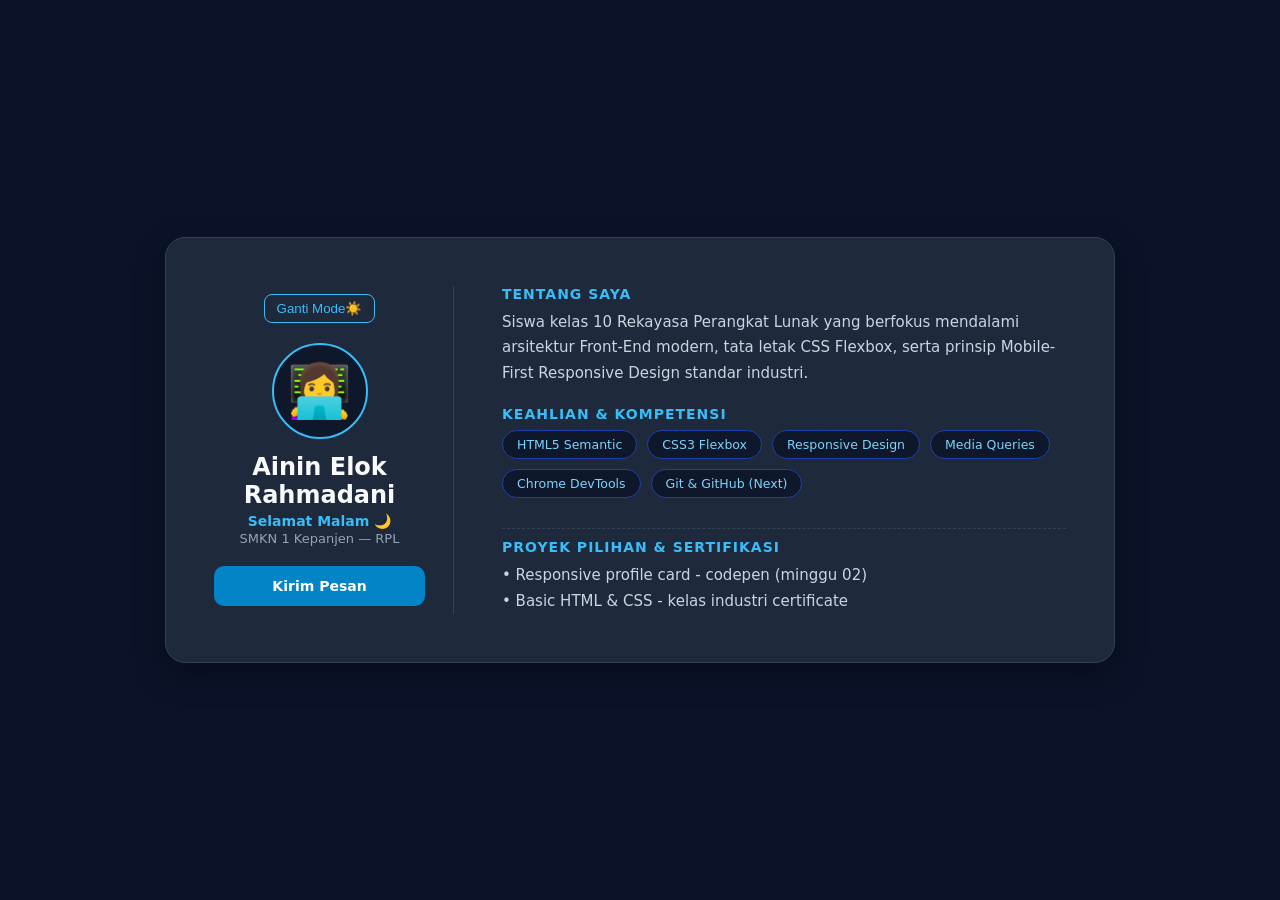
<file: index.html>
<!DOCTYPE html>
<html lang="id">

<head>
  <meta charset="UTF-8">
  <link rel="stylesheet" href="style.css">
  <meta name="viewport" content="width=device-width, initial-scale=1.0">
  <title>Ainin Elok Rahmadani</title>
</head>

<body>

  <main class="page-wrapper">
    <article class="profile-card">
      <header class="card-aside">
          <button id="btnToggleTema" class="btn-tema">Ganti Mode☀️</button>
        <div class="avatar-box" id="avatarBox">
          <span class="avatar-icon">👩‍💻</span>
        </div>

        <div>
          <h1 class="student-name">Ainin Elok Rahmadani</h1>
          <p class="student-role" id="greeting">Junior Web Developer</p>
          <p class="student-school">SMKN 1 Kepanjen — RPL</p>
          <a href="#" id="btnKontak" class="btn-contact"> Kirim Pesan</a>
        </div>

      </header>

      <section class="card-content">
        <div class="bio-section">
          <h2 class="section-heading">Tentang Saya</h2>
          <p class="bio-text">
            Siswa kelas 10 Rekayasa Perangkat Lunak yang berfokus
            mendalami arsitektur Front-End modern, tata letak CSS
            Flexbox, serta prinsip Mobile-First Responsive Design
            standar industri.</p>
        </div>

        <div class="skills-section">
          <h2 class="section-heading">Keahlian & Kompetensi</h2>
          <div class="skill-matrix">
            <div class="skill-badge">HTML5 Semantic</div>
            <div class="skill-badge">CSS3 Flexbox</div>
            <div class="skill-badge">Responsive Design</div>
            <div class="skill-badge">Media Queries</div>
            <div class="skill-badge">Chrome DevTools</div>
            <div class="skill-badge">Git & GitHub (Next)</div>
          </div>

        </div>
        
        <div class="extra-section">

          <h2 class="section-heading">
            Proyek Pilihan & Sertifikasi
          </h2>

          <p class="bio-text">
            • Responsive profile card - codepen (minggu 02)<br>
            • Basic HTML & CSS - kelas industri certificate
          </p>

        </div>

      </section>

    </article>

  </main>
  <div id="modalKontak" class="modal-overlay">  
    <div class="modal-box">    
      <h2>Kirim Pesan</h2>    
      <p>Silakan hubungi saya melalui email: aininkanesa@gmail.com</p>    
      <button id="btnTutupModal" class="btn-tutup">Tutup</button>  
    </div>
  </div>
<script src="script.js"></script>
</body>

</html>
</file>
<file: style.css>
* {
  margin: 0;
  padding: 0;
  box-sizing: border-box;
}

body {
  font-family: 'Segoe UI', system-ui, -apple-system, sans-serif;
  background-color: #0b1329;
  color: #e2e8f0;
  min-height: 100vh;
  display: flex;
  justify-content: center;
  align-items: center;
  padding: 16px;
}

.page-wrapper {
  width: 100%;
  max-width: 820px;
}

.profile-card {
  background-color: #1e293b;
  border: 1px solid #334155;
  border-radius: 20px;
  padding: 24px;
  box-shadow: 0 12px 30px rgba(0, 0, 0, 0.35);
  display: flex;
  flex-direction: column;
  gap: 24px;
}

.card-aside {
  display: flex;
  flex-direction: column;
  align-items: center;
  text-align: center;
  padding-bottom: 20px;
  border-bottom: 1px solid #334155;
}

.avatar-box {
  width: 84px;
  height: 84px;
  background: #0f172a;
  border: 2px solid #38bdf8;
  border-radius: 50%;
  display: flex;
  justify-content: center;
  align-items: center;
  font-size: 46px;
  margin-bottom: 14px;
  cursor: pointer;
  transition: transform 0.6s ease,box-shadow 0.6s ease;
}

.student-name {
  font-size: 22px;
  color: #f8fafc;
  font-weight: 700;
}

.student-role {
  color: #38bdf8;
  font-size: 14px;
  font-weight: 600;
  margin-top: 4px;
}

.student-school {
  color: #94a3b8;
  font-size: 13px;
  margin-top: 2px;
}

.btn-contact {
  margin-top: 16px;
  display: inline-block;
  width: 100%;
  text-align: center;
  background-color: #0284c7;
  color: #ffffff;
  text-decoration: none;
  padding: 12px 20px;
  border-radius: 10px;
  font-weight: 600;
  font-size: 14px;
  transition: all 0.2s ease;
}

.btn-contact:hover {
  background-color: #0369a1;
  transform: translateY(-2px);
}

.card-content {
  display: flex;
  flex-direction: column;
  gap: 20px;
}

.section-heading {
  font-size: 14px;
  color: #38bdf8;
  text-transform: uppercase;
  letter-spacing: 1px;
  margin-bottom: 8px;
  font-weight: 700;
}

.bio-text {
  font-size: 14px;
  line-height: 1.7;
  color: #cbd5e1;
}

.skill-matrix {
  display: flex;
  flex-wrap: wrap;
  gap: 10px;
}

.skill-badge {
  background-color: #0f172a;
  border: 1px solid #1e40af;
  color: #7dd3fc;
  padding: 6px 14px;
  border-radius: 20px;
  font-size: 12.5px;
  font-weight: 500;
  transition: border-color 0.2s ease;
}

.skill-badge:hover {
  border-color: #38bdf8;
  background-color: #1e293b;
}

@media screen and (min-width: 680px) {

body {
  padding: 32px;
  }

.profile-card {
  flex-direction: row;
  align-items: stretch;
  padding: 36px;
  gap: 36px;
  }

.card-aside {
  width: 240px;
  flex-shrink: 0;
  padding-bottom: 0;
  padding-right: 28px;
  border-bottom: none;
  border-right: 1px solid #334155;
  justify-content: center;
  }

.avatar-box {
  width: 96px;
  height: 96px;
  font-size: 52px;
  }

.student-name {
  font-size: 24px;
  }

.btn-contact {
  width: 100%;
  margin-top: 20px;
  }

.card-content {
  flex: 1;
  justify-content: center;
  }

.bio-text {
  font-size: 15px;
  }

}

@media screen and (min-width: 1024px) {

.page-wrapper {
  max-width: 950px;
  }

.profile-card {
  padding: 48px;
  gap: 48px;
  background-color: #1e293b;
  }

.extra-section {
  display: block;
  margin-top: 10px;
  padding-top: 10px;
  border-top: 1px dashed #334155;
  }
}

/*tombol toggle*/
.btn-tema {
  background: transparent;  
  border: 1px solid #38bdf8;  
  color: #38bdf8;  
  padding: 6px 12px;  
  border-radius: 8px;  
  cursor: pointer;  
  margin-bottom: 20px;  
  transition: 0.3s;
}

.btn-tema:hover {  
  background: #38bdf8;  
  color: #0b1329;
}

body.light-mode {  
  background-color: #f8fafc;  
  color: #0f172a;
}

body.light-mode .profile-card {  
  background-color: #ffffff;  
  border-color: #cbd5e1;  
  box-shadow: 0 10px 25px rgba(0, 0, 0, 0.05);
}

body.light-mode .student-name {  
  color: #0f172a;
}

body.light-mode .card-aside { 
  border-color: #cbd5e1;
}

/* TAMBAHAN MODE TERANG */

body.light-mode .student-role {
  color: #2563eb;
}

body.light-mode .student-school {
  color: #475569;
}

body.light-mode .section-heading {
  color: #2563eb;
}

body.light-mode .bio-text {
  color: #334155;
}

body.light-mode .skill-badge {
  background-color: #f1f5f9;
  border-color: #93c5fd;
  color: #1e40af;
}

body.light-mode .skill-badge:hover {
  background-color: #e2e8f0;
  border-color: #2563eb;
}

body.light-mode .btn-tema {
  background-color: #ffffff;
  color: #2563eb;
  border-color: #2563eb;
}

body.light-mode .btn-tema:hover {
  background-color: #2563eb;
  color: #ffffff;
}

body.light-mode .extra-section {
  border-color: #cbd5e1;
}

/*modal popup*/
.modal-overlay {  
  position: fixed; /*Agar selalu di atas layar */  
  top: 0; left: 0; width: 100%; height: 100%;  
  background-color: rgba(0, 0, 0, 0.7);  
  display: none; /* Sembunyikan dari layar */ 
  justify-content: center;  
  align-items: center;
  z-index: 1000;
}

/* Class aktif untuk menampilkan modal */
.modal-overlay.show {  
  display: flex; 
}

.modal-box {  
  background: #1e293b;  
  padding: 30px;  
  border-radius: 12px; 
  text-align: center;  
  width: 90%;  
  max-width: 400px;
}

body.light-mode .modal-box {
  background: #ffffff;
  color: #0f172a;
}

body.light-mode .modal-box h2 {
  color: #0f172a;
}

body.light-mode .modal-box p {
  color: #334155;
}

.btn-tutup {  
  margin-top: 20px;  
  background: #ef4444;  
  color: white;  
  border: none;  
  padding: 8px 16px;  
  border-radius: 6px;  
  cursor: pointer;
}

.avatar-box.rotate{
  transform: rotate(360deg) scale(1.1);
  box-shadow: 0 0 20px rgba(56, 189, 248, 0.6);
}
</file>
<file: responsive.css>
* {
  margin: 0;
  padding: 0;
  box-sizing: border-box;
}

body {
  font-family: 'Segoe UI', system-ui, -apple-system, sans-serif;
  background-color: #0b1329;
  color: #e2e8f0;
  min-height: 100vh;
  display: flex;
  justify-content: center;
  align-items: center;
  padding: 16px;
}

.page-wrapper {
  width: 100%;
  max-width: 820px;
}

.profile-card {
  background-color: #1e293b;
  border: 1px solid #334155;
  border-radius: 20px;
  padding: 24px;
  box-shadow: 0 12px 30px rgba(0, 0, 0, 0.35);
  display: flex;
  flex-direction: column;
  gap: 24px;
}

.card-aside {
  display: flex;
  flex-direction: column;
  align-items: center;
  text-align: center;
  padding-bottom: 20px;
  border-bottom: 1px solid #334155;
}

.avatar-box {
  width: 84px;
  height: 84px;
  background: #0f172a;
  border: 2px solid #38bdf8;
  border-radius: 50%;
  display: flex;
  justify-content: center;
  align-items: center;
  font-size: 46px;
  margin-bottom: 14px;
  cursor: pointer;
  transition: transform 0.6s ease,box-shadow 0.6s ease;
}

.student-name {
  font-size: 22px;
  color: #f8fafc;
  font-weight: 700;
}

.student-role {
  color: #38bdf8;
  font-size: 14px;
  font-weight: 600;
  margin-top: 4px;
}

.student-school {
  color: #94a3b8;
  font-size: 13px;
  margin-top: 2px;
}

.btn-contact {
  margin-top: 16px;
  display: inline-block;
  width: 100%;
  text-align: center;
  background-color: #0284c7;
  color: #ffffff;
  text-decoration: none;
  padding: 12px 20px;
  border-radius: 10px;
  font-weight: 600;
  font-size: 14px;
  transition: all 0.2s ease;
}

.btn-contact:hover {
  background-color: #0369a1;
  transform: translateY(-2px);
}

.card-content {
  display: flex;
  flex-direction: column;
  gap: 20px;
}

.section-heading {
  font-size: 14px;
  color: #38bdf8;
  text-transform: uppercase;
  letter-spacing: 1px;
  margin-bottom: 8px;
  font-weight: 700;
}

.bio-text {
  font-size: 14px;
  line-height: 1.7;
  color: #cbd5e1;
}

.skill-matrix {
  display: flex;
  flex-wrap: wrap;
  gap: 10px;
}

.skill-badge {
  background-color: #0f172a;
  border: 1px solid #1e40af;
  color: #7dd3fc;
  padding: 6px 14px;
  border-radius: 20px;
  font-size: 12.5px;
  font-weight: 500;
  transition: border-color 0.2s ease;
}

.skill-badge:hover {
  border-color: #38bdf8;
  background-color: #1e293b;
}

@media screen and (min-width: 680px) {

body {
  padding: 32px;
  }

.profile-card {
  flex-direction: row;
  align-items: stretch;
  padding: 36px;
  gap: 36px;
  }

.card-aside {
  width: 240px;
  flex-shrink: 0;
  padding-bottom: 0;
  padding-right: 28px;
  border-bottom: none;
  border-right: 1px solid #334155;
  justify-content: center;
  }

.avatar-box {
  width: 96px;
  height: 96px;
  font-size: 52px;
  }

.student-name {
  font-size: 24px;
  }

.btn-contact {
  width: 100%;
  margin-top: 20px;
  }

.card-content {
  flex: 1;
  justify-content: center;
  }

.bio-text {
  font-size: 15px;
  }

}

@media screen and (min-width: 1024px) {

.page-wrapper {
  max-width: 950px;
  }

.profile-card {
  padding: 48px;
  gap: 48px;
  background-color: #1e293b;
  }

.extra-section {
  display: block;
  margin-top: 10px;
  padding-top: 10px;
  border-top: 1px dashed #334155;
  }
}

/*tombol toggle*/
.btn-tema {
  background: transparent;  
  border: 1px solid #38bdf8;  
  color: #38bdf8;  
  padding: 6px 12px;  
  border-radius: 8px;  
  cursor: pointer;  
  margin-bottom: 20px;  
  transition: 0.3s;
}

.btn-tema:hover {  
  background: #38bdf8;  
  color: #0b1329;
}

body.light-mode {  
  background-color: #f8fafc;  
  color: #0f172a;
}

body.light-mode .profile-card {  
  background-color: #ffffff;  
  border-color: #cbd5e1;  
  box-shadow: 0 10px 25px rgba(0, 0, 0, 0.05);
}

body.light-mode .student-name {  
  color: #0f172a;
}

body.light-mode .card-aside { 
  border-color: #cbd5e1;
}

/* TAMBAHAN MODE TERANG */

body.light-mode .student-role {
  color: #2563eb;
}

body.light-mode .student-school {
  color: #475569;
}

body.light-mode .section-heading {
  color: #2563eb;
}

body.light-mode .bio-text {
  color: #334155;
}

body.light-mode .skill-badge {
  background-color: #f1f5f9;
  border-color: #93c5fd;
  color: #1e40af;
}

body.light-mode .skill-badge:hover {
  background-color: #e2e8f0;
  border-color: #2563eb;
}

body.light-mode .btn-tema {
  background-color: #ffffff;
  color: #2563eb;
  border-color: #2563eb;
}

body.light-mode .btn-tema:hover {
  background-color: #2563eb;
  color: #ffffff;
}

body.light-mode .extra-section {
  border-color: #cbd5e1;
}

/*modal popup*/
.modal-overlay {  
  position: fixed; /*Agar selalu di atas layar */  
  top: 0; left: 0; width: 100%; height: 100%;  
  background-color: rgba(0, 0, 0, 0.7);  
  display: none; /* Sembunyikan dari layar */ 
  justify-content: center;  
  align-items: center;
  z-index: 1000;
}

/* Class aktif untuk menampilkan modal */
.modal-overlay.show {  
  display: flex; 
}

.modal-box {  
  background: #1e293b;  
  padding: 30px;  
  border-radius: 12px; 
  text-align: center;  
  width: 90%;  
  max-width: 400px;
}

body.light-mode .modal-box {
  background: #ffffff;
  color: #0f172a;
}

body.light-mode .modal-box h2 {
  color: #0f172a;
}

body.light-mode .modal-box p {
  color: #334155;
}

.btn-tutup {  
  margin-top: 20px;  
  background: #ef4444;  
  color: white;  
  border: none;  
  padding: 8px 16px;  
  border-radius: 6px;  
  cursor: pointer;
}

.avatar-box.rotate{
  transform: rotate(360deg) scale(1.1);
  box-shadow: 0 0 20px rgba(56, 189, 248, 0.6);
}
</file>
